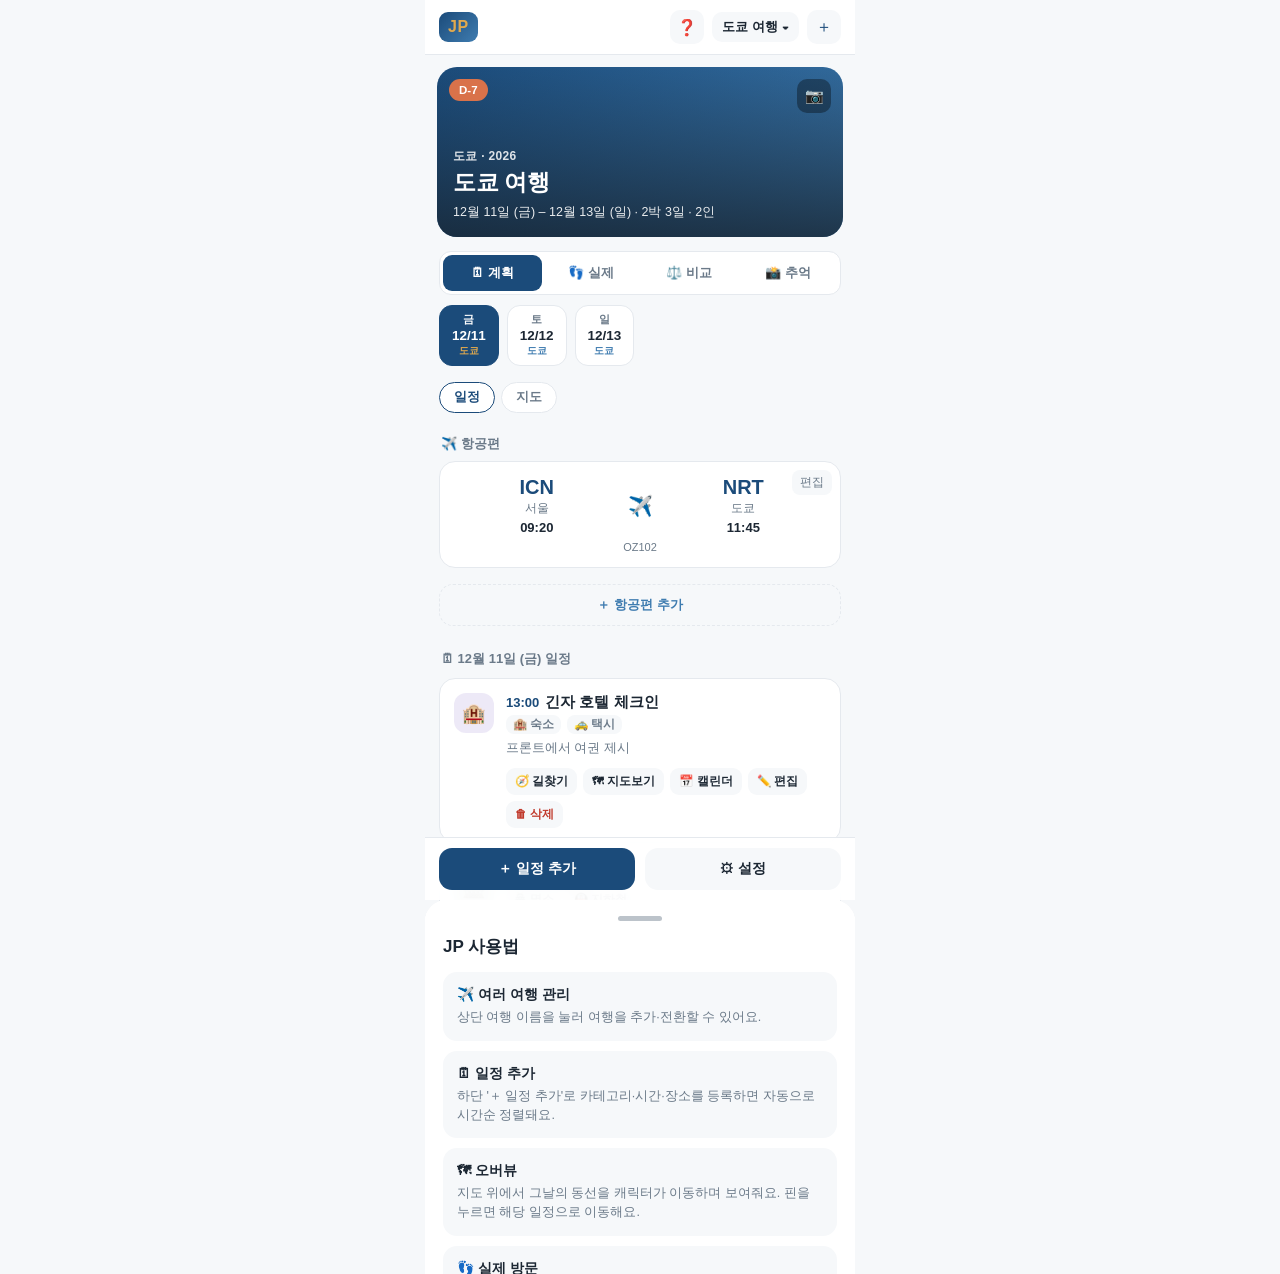
<file: index.html>
<!DOCTYPE html>
<html lang="ko">
<head>
<meta charset="UTF-8">
<meta name="viewport" content="width=device-width, initial-scale=1, viewport-fit=cover, maximum-scale=1">
<title>JP</title>
<meta name="apple-mobile-web-app-capable" content="yes">
<meta name="apple-mobile-web-app-status-bar-style" content="black-translucent">
<meta name="apple-mobile-web-app-title" content="JP">
<meta name="theme-color" content="#1b4b7a" id="themeColorMeta">
<script>
/* 화면 모드를 그리기 전에 적용 (깜빡임 방지). 값은 이 기기에만 저장 */
try{ var tp = localStorage.getItem('jplanner_theme'); if(tp==='light'||tp==='dark') document.documentElement.setAttribute('data-theme', tp); }catch(e){}
</script>
<link rel="apple-touch-icon" href="icons/apple-touch-icon.png">
<link rel="icon" type="image/png" sizes="192x192" href="icons/icon-192.png">
<link rel="manifest" href="manifest.webmanifest">
<link rel="stylesheet" href="css/app.css">
</head>
<body>

<div class="appbar">
  <div class="logo"><span class="logo-mark">JP</span></div>
  <div class="spacer"></div>
  <button class="iconbtn" id="btnHelp">❓</button>
  <button class="tripbtn" id="btnTripName"><span class="name" id="tripNameLabel">여행</span><span>▾</span></button>
  <button class="iconbtn" id="btnNewTrip">＋</button>
</div>

<div class="header" id="header">
  <div class="bgimg" id="headerBg"></div>
  <div class="overlay"></div>
  <button class="camerabtn" id="btnCamera">📷</button>
  <div class="dday" id="ddayBadge">D-0</div>
  <div class="content">
    <div class="label" id="headerLabel">도쿄 · 2026</div>
    <div class="title" id="headerTitle">여행 제목</div>
    <div class="sub" id="headerSub">날짜 정보</div>
  </div>
</div>
<input type="file" id="fileCameraInput" accept="image/*" class="hide">

<div class="pagetabs">
  <button id="tabPlan" class="active">🗓 계획</button>
  <button id="tabActual">👣 실제</button>
  <button id="tabCompare">⚖️ 비교</button>
  <button id="tabMemory">📸 추억</button>
</div>

<div class="daytabs-wrap">
  <div class="daytabs" id="dayTabs"></div>
</div>

<div class="subtabs" id="planSubtabs">
  <button id="tabSchedule" class="on">일정</button>
  <button id="tabOverview">지도</button>
</div>
<div id="pageSchedule" class="page"></div>
<div id="pageOverview" class="page hide">
  <div id="map"></div>
  <div class="ov-panel">
    <div class="ov-progress"><i id="ovProgressBar" style="width:0%"></i></div>
    <div style="font-size:11.5px;color:var(--sub);font-weight:700;margin-bottom:8px;" id="ovProgressLabel">오늘의 여정 0/0</div>
    <div class="ov-current">
      <div class="name" id="ovCurrentName">일정이 없어요</div>
      <div class="meta" id="ovCurrentMeta"></div>
    </div>
    <div class="ov-nav">
      <button id="ovPrev">◀ 이전</button>
      <button class="now" id="ovNow">지금</button>
      <button id="ovNext">다음 ▶</button>
    </div>
  </div>
</div>

<!-- 실제 탭 -->
<div id="pageActual" class="page hide">
  <div id="mapActual" class="mapbox"></div>
  <div class="act-summary" id="actSummary"></div>
  <div id="actList"></div>
  <button class="act-csv" id="btnCsv">💳 가계부 넣기 (CSV)</button>
</div>
<input type="file" id="photoInput" accept="image/*" multiple class="hide">
<input type="file" id="csvInput" accept=".csv,text/csv" class="hide">

<!-- 비교 탭 (6단계) -->
<div id="pageCompare" class="page hide">
  <div class="cmp-trip" id="cmpTrip"></div>
  <div id="mapCompare" class="mapbox"></div>
  <div class="replay hide" id="replayBar">
    <button id="rpPlay">▶</button>
    <button id="rpStop">⏹</button>
    <div class="rp-clock" id="rpClock">--:--</div>
    <div class="rp-legend"><span class="me">● 실제</span><span class="ghost">● 계획(유령)</span></div>
  </div>
  <div id="cmpDay"></div>
</div>

<!-- 추억 탭: 끝난 여행 모아보기 -->
<div id="pageMemory" class="page hide">
  <div class="sectiontitle">📸 지난 여행</div>
  <div id="memoryList"></div>
</div>

<div class="bottombar">
  <button class="addbtn" id="btnAddItem">＋ 일정 추가</button>
  <button class="addbtn hide" id="btnLocate">📍 위치 등록</button>
  <button class="addbtn alt hide" id="btnPhotos">🖼 사진 넣기</button>
  <button class="setbtn" id="btnSettings">⚙ 설정</button>
</div>

<div class="overlay-bg" id="overlayBg"></div>

<!-- 일정 추가/편집 시트 -->
<div class="sheet" id="sheetItem">
  <div class="grip"></div>
  <h3 id="itemSheetTitle">일정 추가</h3>
  <div class="field"><label>카테고리</label><div class="chiprow" id="catChips"></div></div>
  <div class="row2">
    <div class="field"><label>날짜</label><input type="date" id="itDay"></div>
    <div class="field"><label>시간</label><input type="time" id="itTime"></div>
  </div>
  <div class="field"><label>이름</label><input type="text" id="itName" placeholder="예: 츠키지 시장"></div>
  <div class="field placefield"><label>장소 (검색해서 고르면 지도에 표시돼요)</label>
    <input type="text" id="itPlace" placeholder="예: 츠키지 시장, 침사추이" autocomplete="off">
    <div class="place-suggest hide" id="placeSuggest"></div>
    <div class="place-picked hide" id="placePicked"></div>
  </div>
  <div class="field"><label>구글맵 링크 (선택)</label><input type="text" id="itMapUrl" placeholder="https://maps.app.goo.gl/..."></div>
  <div class="field"><label>이동 방법</label><div class="chiprow" id="moveChips"></div></div>
  <div class="field"><label>알람 시간 (선택)</label><input type="time" id="itAlarm"></div>
  <div class="field"><label>첨부파일 (PDF·사진)</label>
    <button class="filebtn" id="btnAttach">＋ 파일 첨부</button>
    <input type="file" id="fileAttachInput" accept="image/*,application/pdf" class="hide" multiple>
    <div class="attachlist" id="attachList"></div>
  </div>
  <div class="field"><label>메모</label><textarea id="itMemo" placeholder="메모를 남겨보세요"></textarea></div>
  <div class="sheetbtns">
    <button class="cancel" id="itCancel">취소</button>
    <button class="del hide" id="itDelete">삭제</button>
    <button class="save" id="itSave">저장</button>
  </div>
</div>

<!-- 방문 편집 시트 -->
<div class="sheet" id="sheetVisit">
  <div class="grip"></div>
  <h3>방문 편집</h3>
  <div class="field"><label>이름</label><input type="text" id="viName" placeholder="예: 빅토리아 피크"></div>
  <div class="row2">
    <div class="field"><label>날짜 (현지)</label><input type="date" id="viDay"></div>
    <div class="field"><label>시간 (현지)</label><input type="time" id="viTime"></div>
  </div>
  <div class="field"><label>시간대 (예: +08:00)</label><input type="text" id="viTz" placeholder="+08:00" inputmode="numbers-and-punctuation"></div>
  <div class="field"><label>사진</label><div class="vi-photos" id="viPhotos"></div></div>
  <div class="field"><label>메모</label><textarea id="viMemo" placeholder="메모를 남겨보세요"></textarea></div>
  <div class="sheetbtns">
    <button class="cancel" id="viCancel">취소</button>
    <button class="del" id="viDelete">삭제</button>
    <button class="save" id="viSave">저장</button>
  </div>
</div>

<!-- 구간 이동수단 시트 -->
<div class="sheet" id="sheetSeg">
  <div class="grip"></div>
  <h3>이동수단</h3>
  <div class="seg-sub" id="segSub"></div>
  <div class="chiprow" id="segChips"></div>
  <div class="sheetbtns"><button class="cancel" id="segClose" style="width:100%;">닫기</button></div>
</div>

<!-- 항공편 시트 -->
<div class="sheet" id="sheetFlight">
  <div class="grip"></div>
  <h3 id="flightSheetTitle">항공편 추가</h3>
  <div class="row2">
    <div class="field"><label>출발 공항코드</label><input type="text" id="flFromCode" maxlength="4" placeholder="ICN"></div>
    <div class="field"><label>도착 공항코드</label><input type="text" id="flToCode" maxlength="4" placeholder="NRT"></div>
  </div>
  <div class="row2">
    <div class="field"><label>출발 도시</label><input type="text" id="flFromCity" placeholder="서울"></div>
    <div class="field"><label>도착 도시</label><input type="text" id="flToCity" placeholder="도쿄"></div>
  </div>
  <div class="row2">
    <div class="field"><label>출발 날짜/시간</label><input type="datetime-local" id="flFromTime"></div>
    <div class="field"><label>도착 날짜/시간</label><input type="datetime-local" id="flToTime"></div>
  </div>
  <div class="field"><label>편명 / 메모</label><input type="text" id="flMeta" placeholder="예: OZ102"></div>
  <div class="sheetbtns">
    <button class="cancel" id="flCancel">취소</button>
    <button class="del hide" id="flDelete">삭제</button>
    <button class="save" id="flSave">저장</button>
  </div>
</div>

<!-- 여행 추가/편집 시트 -->
<div class="sheet" id="sheetTrip">
  <div class="grip"></div>
  <h3 id="tripSheetTitle">새 여행 만들기</h3>
  <div class="field"><label>여행 제목</label><input type="text" id="trTitle" placeholder="예: 도쿄 여행"></div>
  <div class="row2">
    <div class="field"><label>시작일</label><input type="date" id="trStart"></div>
    <div class="field"><label>종료일</label><input type="date" id="trEnd"></div>
  </div>
  <div class="field"><label>부제 (예: 2인)</label><input type="text" id="trNote" placeholder="2인"></div>
  <div class="field"><label>도시 (쉼표로 구분, 방문 순서대로)</label><input type="text" id="trCities" placeholder="도쿄, 하코네"></div>
  <div class="sheetbtns">
    <button class="cancel" id="trCancel">취소</button>
    <button class="del hide" id="trDelete">삭제</button>
    <button class="save" id="trSave">저장</button>
  </div>
</div>

<!-- 내 여행 목록 시트 -->
<div class="sheet" id="sheetTripList">
  <div class="grip"></div>
  <h3>내 여행 목록</h3>
  <div id="tripListWrap"></div>
  <button class="newtripbtn" id="btnGoNewTrip">＋ 새 여행 만들기</button>
  <button class="importtripbtn" id="btnImportTrip">📥 공유받은 여행 가져오기</button>
  <input type="file" id="tripImportInput" accept="application/json,.json" class="hide">
</div>

<!-- 여행 공유 시트 -->
<div class="sheet" id="sheetShare">
  <div class="grip"></div>
  <h3>여행 공유하기</h3>
  <div class="seg-sub" id="shareSub"></div>
  <div class="sharebtns">
    <button id="shareWithPhotos">🖼 사진 포함해서 보내기<span id="shareSizeP"></span></button>
    <button id="shareNoPhotos">📄 사진 없이 보내기<span>일정·방문 기록만</span></button>
  </div>
  <div class="sheetbtns"><button class="cancel" id="shareClose" style="width:100%;">닫기</button></div>
</div>

<!-- 설정 시트 -->
<div class="sheet" id="sheetSettings">
  <div class="grip"></div>
  <h3>설정</h3>
  <div class="setrow"><div class="l">화면 모드</div>
    <div class="seg" id="themeSeg"><button data-theme-pref="auto">자동</button><button data-theme-pref="light">라이트</button><button data-theme-pref="dark">다크</button></div>
  </div>
  <div class="setrow"><div class="l">여행 제목 변경</div><button class="r" id="setTitle">편집</button></div>
  <div class="setrow"><div class="l">배경 사진 변경</div><button class="r" id="setBg">변경</button></div>
  <div class="setrow"><div class="l">알림 권한 요청</div><button class="r" id="setNoti">허용받기</button></div>
  <div class="setrow"><div class="l">백업 내보내기<div class="hint" id="backupInfo"></div></div><button class="r" id="setExport">'파일'에 저장</button></div>
  <div class="setrow"><div class="l">백업 가져오기<div class="hint">지금 데이터가 백업 내용으로 바뀌어요</div></div><button class="r" id="setImport">불러오기</button></div>
  <input type="file" id="importInput" accept="application/json,.json" class="hide">
  <div class="setrow"><div class="l">전체 일정 캘린더(.ics)</div><button class="r" id="setIcs">내보내기</button></div>
  <div class="setrow"><div class="l" style="color:var(--danger);">전체 초기화</div><button class="r" id="setReset" style="color:var(--danger);">초기화</button></div>
</div>

<!-- 사용법 시트 -->
<div class="sheet" id="sheetHelp">
  <div class="grip"></div>
  <h3>JP 사용법</h3>
  <div class="helpcard"><div class="h">✈️ 여러 여행 관리</div><div class="b">상단 여행 이름을 눌러 여행을 추가·전환할 수 있어요.</div></div>
  <div class="helpcard"><div class="h">🗓 일정 추가</div><div class="b">하단 '＋ 일정 추가'로 카테고리·시간·장소를 등록하면 자동으로 시간순 정렬돼요.</div></div>
  <div class="helpcard"><div class="h">🗺 오버뷰</div><div class="b">지도 위에서 그날의 동선을 캐릭터가 이동하며 보여줘요. 핀을 누르면 해당 일정으로 이동해요.</div></div>
  <div class="helpcard"><div class="h">👣 실제 방문</div><div class="b">실제 탭에서 '위치 등록'으로 지금 위치를 남기거나, '사진 넣기'로 여행 사진을 여러 장 넣으면 사진 속 위치·시간으로 방문이 자동으로 만들어져요. 방문 사이를 눌러 이동수단을 고를 수 있어요.</div></div>
  <div class="helpcard"><div class="h">⚖️ 비교</div><div class="b">계획과 실제가 200m 안이면 자동으로 짝지어 계획대로·미방문·즉흥을 보여주고, 여행 전체로 계획파인지 즉흥파인지 알려줘요. ▶ 리플레이를 누르면 실제 캐릭터와 계획 유령 캐릭터가 하루를 따라 움직여요.</div></div>
  <div class="helpcard"><div class="h">⏰ 알람 & 캘린더</div><div class="b">일정마다 알람을 설정하거나, 캘린더(.ics)로 내보내 휴대폰 캘린더에 추가할 수 있어요.</div></div>
  <div class="helpcard"><div class="h">💾 오프라인 저장</div><div class="b">모든 데이터는 이 기기 안에만 저장돼요. 설정 → 백업 내보내기로 아이폰 '파일' 앱에 저장해두세요.</div></div>
  <div class="sheetbtns"><button class="save" id="helpClose" style="width:100%;">확인</button></div>
</div>

<div id="alarmpop"><div class="t" id="alarmText"></div><button id="alarmClose">확인</button></div>
<div id="toastwrap"></div>

<script src="vendor/exifr.lite.umd.js"></script>
<script src="js/config.js"></script>
<script src="js/maps.js"></script>
<script src="js/db.js"></script>
<script src="js/state.js"></script>
<script src="js/util.js"></script>
<script src="js/schedule.js"></script>
<script src="js/sheets.js"></script>
<script src="js/backup.js"></script>
<script src="js/theme.js"></script>
<script src="js/ics.js"></script>
<script src="js/routes.js"></script>
<script src="js/places.js"></script>
<script src="js/overview.js"></script>
<script src="js/visits.js"></script>
<script src="js/expense.js"></script>
<script src="js/actual.js"></script>
<script src="js/compare.js"></script>
<script src="js/memory.js"></script>
<script src="js/share.js"></script>
<script src="js/pwa.js"></script>
<script src="js/alarm.js"></script>
<script src="js/main.js"></script>
</body>
</html>
</file>
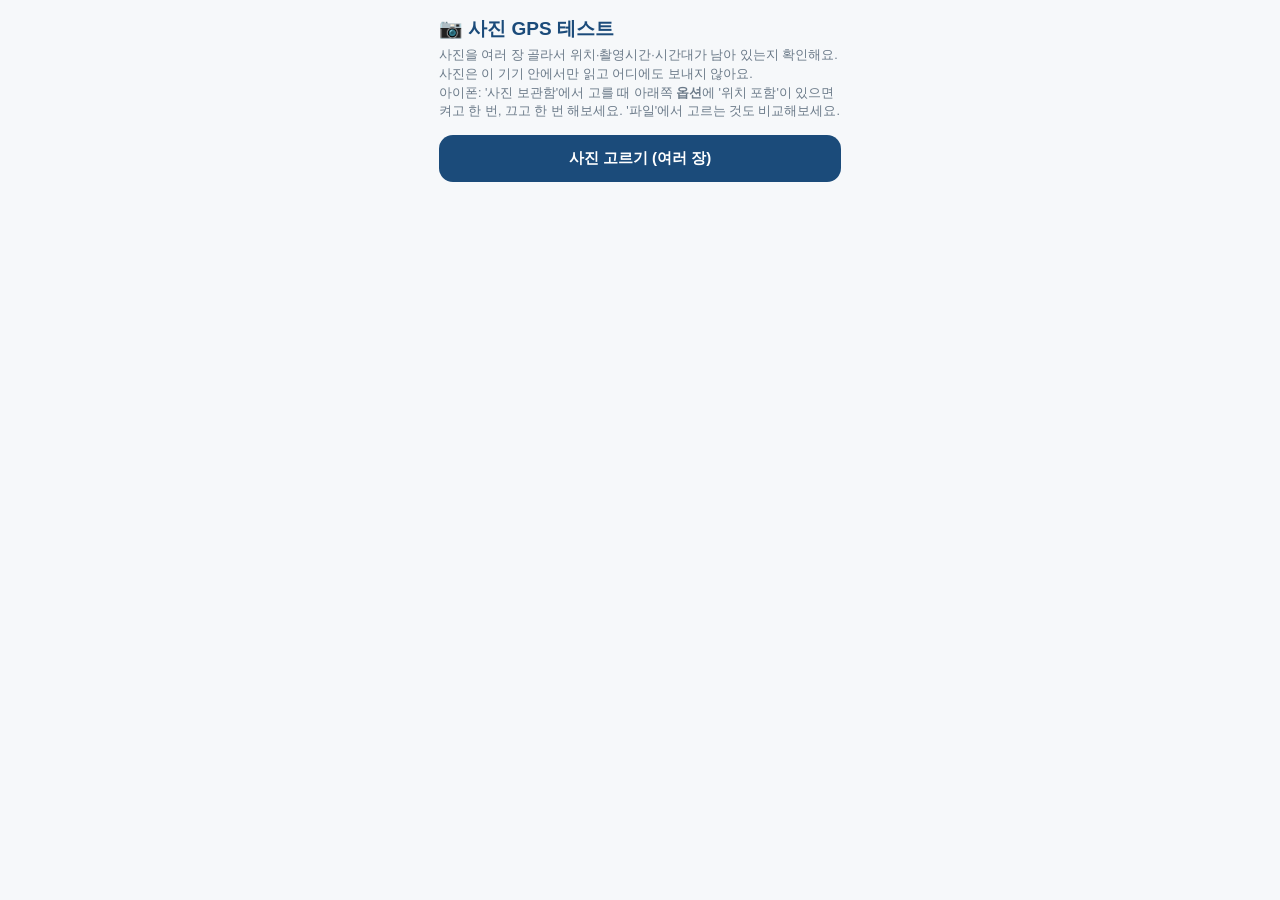
<file: photo-test.html>
<!DOCTYPE html>
<html lang="ko">
<head>
<meta charset="UTF-8">
<meta name="viewport" content="width=device-width, initial-scale=1, viewport-fit=cover">
<title>사진 GPS 테스트 · JP</title>
<script>
try{ var tp = localStorage.getItem('jplanner_theme'); if(tp==='light'||tp==='dark') document.documentElement.setAttribute('data-theme', tp); }catch(e){}
</script>
<link rel="stylesheet" href="css/app.css">
<style>
  body{padding:calc(16px + var(--safe-top)) 14px 40px;}
  h1{font-size:19px;font-weight:800;color:var(--navy);margin-bottom:4px;}
  .lead{font-size:12.5px;color:var(--sub);line-height:1.5;margin-bottom:14px;}
  .pick{display:block;width:100%;padding:14px;border-radius:14px;background:var(--navy);color:#fff;font-weight:800;font-size:15px;text-align:center;}
  .summary{margin:14px 0;padding:12px 14px;border-radius:14px;background:var(--card);border:1px solid var(--border);font-size:13.5px;line-height:1.6;}
  .summary b{color:var(--navy);}
  .ph{display:flex;gap:12px;background:var(--card);border:1px solid var(--border);border-radius:14px;padding:12px;margin-bottom:10px;}
  .ph img{width:72px;height:72px;object-fit:cover;border-radius:10px;flex:0 0 auto;background:var(--bg);}
  .ph .info{flex:1;min-width:0;font-size:12px;line-height:1.55;}
  .ph .n{font-weight:800;font-size:13px;overflow:hidden;text-overflow:ellipsis;white-space:nowrap;}
  .ok{color:#2f9e6f;font-weight:700;} .no{color:var(--danger);font-weight:700;} .mid{color:var(--sub);}
  .ph a{color:var(--navy2);font-weight:700;}
  .groups{font-size:12.5px;line-height:1.6;}
  textarea{width:100%;min-height:140px;margin-top:8px;padding:10px;border:1.5px solid var(--border);border-radius:12px;background:var(--bg);color:var(--ink);font-size:11.5px;font-family:ui-monospace,Menlo,monospace;}
  .row{display:flex;gap:8px;margin-top:8px;}
  .row button{flex:1;padding:11px;border-radius:12px;background:var(--bg);border:1px solid var(--border);font-weight:700;font-size:13px;}
  .sec{font-size:13px;font-weight:800;color:var(--sub);margin:18px 2px 8px;}
</style>
</head>
<body>
<h1>📷 사진 GPS 테스트</h1>
<p class="lead">사진을 여러 장 골라서 위치·촬영시간·시간대가 남아 있는지 확인해요. 사진은 이 기기 안에서만 읽고 어디에도 보내지 않아요.<br>
아이폰: '사진 보관함'에서 고를 때 아래쪽 <b>옵션</b>에 '위치 포함'이 있으면 켜고 한 번, 끄고 한 번 해보세요. '파일'에서 고르는 것도 비교해보세요.</p>

<label class="pick" for="files">사진 고르기 (여러 장)</label>
<input type="file" id="files" accept="image/*" multiple class="hide">

<div class="summary hide" id="summary"></div>
<div id="list"></div>

<div class="sec hide" id="groupsTitle">방문 묶기 미리보기 (100m·30분 이내)</div>
<div class="summary groups hide" id="groups"></div>

<div class="sec hide" id="reportTitle">결과 텍스트 (복사해서 채팅에 붙여주세요)</div>
<textarea id="report" class="hide" readonly></textarea>
<div class="row hide" id="reportBtns"><button id="copyBtn">결과 복사</button></div>

<script src="vendor/exifr.lite.umd.js"></script>
<script>
"use strict";
/* exifr 원시값 그대로 받는다 (reviveValues:false → 촬영시간을 PC 시간대로 바꾸지 않음)
   주의: lite 빌드에서 pick 옵션은 오류가 나서 쓰지 않는다 */
var EXIF_OPTS = {tiff:true, exif:true, gps:true, reviveValues:false, translateValues:false};

function esc(s){ return String(s==null?'':s).replace(/[&<>"']/g, function(c){ return {'&':'&amp;','<':'&lt;','>':'&gt;','"':'&quot;',"'":'&#39;'}[c]; }); }
function pad(n){ return n<10?'0'+n:''+n; }

// 'YYYY:MM:DD HH:MM:SS' → {y,m,d,h,mi,s}
function parseExifDate(s){
  var m = /^(\d{4}):(\d{2}):(\d{2})[ T](\d{2}):(\d{2}):(\d{2})/.exec(s||'');
  return m ? {y:+m[1], mo:+m[2], d:+m[3], h:+m[4], mi:+m[5], s:+m[6]} : null;
}
// GPS 날짜·시각(UTC) → ms
function gpsUtcMs(ds, ts){
  var d = /^(\d{4}):(\d{2}):(\d{2})/.exec(ds||'');
  if(!d || !ts || ts.length<3) return null;
  return Date.UTC(+d[1], +d[2]-1, +d[3], +ts[0], +ts[1], Math.floor(+ts[2]));
}
// 시간대 문자열(+08:00) → 분
function offsetMin(s){
  var m = /^([+-])(\d{2}):(\d{2})$/.exec(s||'');
  return m ? (m[1]==='-'?-1:1)*(+m[2]*60 + +m[3]) : null;
}
function fmtOffset(min){
  var sign = min<0?'-':'+'; min=Math.abs(min);
  return sign+pad(Math.floor(min/60))+':'+pad(min%60);
}
function distM(a, b){
  var R=6371000, r=Math.PI/180, dLat=(b.lat-a.lat)*r, dLng=(b.lng-a.lng)*r;
  var s=Math.sin(dLat/2)*Math.sin(dLat/2)+Math.cos(a.lat*r)*Math.cos(b.lat*r)*Math.sin(dLng/2)*Math.sin(dLng/2);
  return 2*R*Math.asin(Math.min(1,Math.sqrt(s)));
}

async function readOne(file){
  var r = {name:file.name, type:file.type||'(없음)', sizeKB:Math.round(file.size/1024), url:URL.createObjectURL(file)};
  try{
    var t = await exifr.parse(file, EXIF_OPTS) || {};
    r.exif = Object.keys(t).length>0;
    r.camera = [t.Make, t.Model].filter(Boolean).join(' ');
    r.taken = t.DateTimeOriginal || t.CreateDate || '';
    var off = t.OffsetTimeOriginal || t.OffsetTime || '';
    r.offsetSrc = off ? 'EXIF' : '';
    // EXIF에 시간대가 없으면 GPS 시각(UTC)과 촬영시각(현지)의 차이로 추정
    var local = parseExifDate(r.taken);
    var utc = gpsUtcMs(t.GPSDateStamp, t.GPSTimeStamp);
    if(!off && local && utc!=null){
      var localMs = Date.UTC(local.y, local.mo-1, local.d, local.h, local.mi, local.s);
      var diff = Math.round((localMs-utc)/60000/15)*15; // 15분 단위로 반올림
      if(Math.abs(diff)<=14*60){ off = fmtOffset(diff); r.offsetSrc = 'GPS 시각으로 추정'; }
    }
    r.offset = off;
    if(typeof t.latitude==='number' && typeof t.longitude==='number'){ r.lat = t.latitude; r.lng = t.longitude; }
    // 촬영 시각을 UTC ms로 (묶기 계산용)
    if(local){
      var om = offsetMin(off);
      r.ms = Date.UTC(local.y, local.mo-1, local.d, local.h, local.mi, local.s) - (om==null?0:om*60000);
    }
  }catch(e){
    r.error = (e && e.message) || String(e);
  }
  return r;
}

function cardHtml(r){
  var gps = r.lat!=null
    ? '<span class="ok">GPS 있음</span> '+r.lat.toFixed(5)+', '+r.lng.toFixed(5)+' · <a href="https://www.google.com/maps/search/?api=1&query='+r.lat+','+r.lng+'" target="_blank" rel="noopener">지도</a>'
    : '<span class="no">GPS 없음</span>';
  return '<div class="ph"><img src="'+esc(r.url)+'" alt=""><div class="info">'+
    '<div class="n">'+esc(r.name)+'</div>'+
    '<div class="mid">'+esc(r.type)+' · '+r.sizeKB+'KB'+(r.camera?' · '+esc(r.camera):'')+'</div>'+
    (r.error ? '<div class="no">읽기 실패: '+esc(r.error)+'</div>' :
      '<div>'+gps+'</div>'+
      '<div>촬영: '+(r.taken ? esc(r.taken) : '<span class="no">없음</span>')+'</div>'+
      '<div>시간대: '+(r.offset ? esc(r.offset)+' <span class="mid">('+esc(r.offsetSrc)+')</span>' : '<span class="no">없음</span>')+'</div>')+
  '</div></div>';
}

// 5단계 방문 묶기 규칙 미리보기: 시간순으로 앞 사진과 100m·30분 이내면 같은 방문
function groupVisits(rows){
  var pts = rows.filter(function(r){ return r.lat!=null && r.ms!=null; }).sort(function(a,b){ return a.ms-b.ms; });
  var groups = [];
  pts.forEach(function(p){
    var g = groups[groups.length-1];
    var last = g && g[g.length-1];
    if(last && distM(last,p)<=100 && (p.ms-last.ms)<=30*60000) g.push(p); else groups.push([p]);
  });
  return groups;
}

function buildReport(rows){
  var ua = navigator.userAgent;
  var lines = ['[JP 사진 GPS 테스트]', '브라우저: '+ua, '사진 '+rows.length+'장'];
  rows.forEach(function(r, i){
    lines.push((i+1)+'. '+r.name+' | '+r.type+' | '+r.sizeKB+'KB | GPS '+(r.lat!=null?'O':'X')+
      ' | 촬영 '+(r.taken||'-')+' | 시간대 '+(r.offset?r.offset+'('+r.offsetSrc+')':'-')+(r.error?' | 오류 '+r.error:''));
  });
  return lines.join('\n');
}

document.getElementById('files').addEventListener('change', async function(e){
  var files = Array.from(e.target.files||[]);
  if(!files.length) return;
  var list = document.getElementById('list');
  list.innerHTML = '<div class="summary">읽는 중… ('+files.length+'장)</div>';
  var rows = [];
  for(var i=0;i<files.length;i++) rows.push(await readOne(files[i]));
  e.target.value='';

  var withGps = rows.filter(function(r){ return r.lat!=null; }).length;
  var withTime = rows.filter(function(r){ return r.taken; }).length;
  var withOff = rows.filter(function(r){ return r.offset; }).length;
  var sum = document.getElementById('summary');
  sum.innerHTML = '사진 <b>'+rows.length+'</b>장 · GPS <b>'+withGps+'</b>장 · 촬영시간 <b>'+withTime+'</b>장 · 시간대 <b>'+withOff+'</b>장'+
    (withGps<rows.length ? '<br><span class="no">위치가 빠진 사진이 있어요. 고를 때 옵션의 \'위치 포함\'을 확인해보세요.</span>' : '');
  sum.classList.remove('hide');
  list.innerHTML = rows.map(cardHtml).join('');

  var groups = groupVisits(rows);
  var gEl = document.getElementById('groups');
  gEl.innerHTML = groups.length ? groups.map(function(g, i){
    return '방문 '+(i+1)+': 사진 '+g.length+'장 · '+esc(g[0].taken)+(g.length>1?' ~ '+esc(g[g.length-1].taken.slice(11)):'');
  }).join('<br>') : '<span class="mid">GPS와 촬영시간이 모두 있는 사진이 없어요</span>';
  ['groupsTitle','groups','reportTitle','report','reportBtns'].forEach(function(id){ document.getElementById(id).classList.remove('hide'); });
  document.getElementById('report').value = buildReport(rows);
});

// 복사: http(내부망)에서는 clipboard API가 막혀 있어서 선택+execCommand로 대신
document.getElementById('copyBtn').addEventListener('click', function(){
  var ta = document.getElementById('report');
  var done = function(){ document.getElementById('copyBtn').textContent = '복사했어요'; };
  if(navigator.clipboard && window.isSecureContext){ navigator.clipboard.writeText(ta.value).then(done); return; }
  ta.focus(); ta.select(); ta.setSelectionRange(0, ta.value.length);
  try{ if(document.execCommand('copy')) done(); }catch(err){}
});
</script>
</body>
</html>
</file>
<file: css/app.css>
:root{
  --navy:#1b4b7a; --navy2:#3f7cb0; --accent:#d9724a; --gold:#e0a94e;
  --bg:#f6f8fa; --card:#ffffff; --border:#e5e9ee; --ink:#1c2733; --sub:#6b7a89;
  --safe-top:env(safe-area-inset-top,0px); --safe-bottom:env(safe-area-inset-bottom,0px);
  /* 테마별로 바뀌는 보조 토큰 */
  --bar:rgba(255,255,255,.92); --accent-soft:#fdecdf; --danger:#c0392b; --danger-soft:#fdeceb; --active-soft:#eef4fa;
  --hdr1:#1b4b7a; --hdr2:#3f7cb0; --hdr-overlay:rgba(27,75,122,.15);
  --pin-label:#1b4b7a; --chip-city:#e0a94e; --route:#1b4b7a; --route-rest:#9aa7b2; --actual:#d9724a;
  color-scheme:light;
}
/* 다크: 기프티콘함 다크 톤(따뜻한 베이지·브라운) + 주황 포인트.
   설정 '자동'이면 아이폰 설정을 따르고, '라이트/다크'를 고르면 html[data-theme]로 고정 */
:root[data-theme="dark"]{
  --navy:#d9724a; --navy2:#c9a27a; --accent:#d9724a; --gold:#e0a94e;
  --bg:#141210; --card:#1F1C19; --border:#2E2A26; --ink:#F3EEE8; --sub:#A39A90;
  --bar:rgba(20,18,16,.92); --accent-soft:#3a2418; --danger:#ff8a7a; --danger-soft:#2A1A18; --active-soft:#2a211b;
  --hdr1:#3b2a1f; --hdr2:#6a4a33; --hdr-overlay:rgba(40,25,15,.2);
  --pin-label:#3a2c22; --chip-city:#fff3e6; --route:#e08a5f; --route-rest:#7d7268; --actual:#e0a94e;
  color-scheme:dark;
}
@media (prefers-color-scheme: dark){
  :root:not([data-theme="light"]){
    --navy:#d9724a; --navy2:#c9a27a; --accent:#d9724a; --gold:#e0a94e;
    --bg:#141210; --card:#1F1C19; --border:#2E2A26; --ink:#F3EEE8; --sub:#A39A90;
    --bar:rgba(20,18,16,.92); --accent-soft:#3a2418; --danger:#ff8a7a; --danger-soft:#2A1A18; --active-soft:#2a211b;
    --hdr1:#3b2a1f; --hdr2:#6a4a33; --hdr-overlay:rgba(40,25,15,.2);
    --pin-label:#3a2c22; --chip-city:#fff3e6; --route:#e08a5f; --route-rest:#7d7268; --actual:#e0a94e;
    color-scheme:dark;
  }
}
*{box-sizing:border-box; -webkit-tap-highlight-color:transparent;}
html,body{margin:0;padding:0;background:var(--bg);color:var(--ink);
  font-family:-apple-system,BlinkMacSystemFont,"Apple SD Gothic Neo","Noto Sans KR",sans-serif;
  overscroll-behavior-y:none;}
body{max-width:430px;margin:0 auto;min-height:100vh;position:relative;padding-bottom:calc(76px + var(--safe-bottom));}
button{font-family:inherit;cursor:pointer;border:none;background:none;color:inherit;}
button:active{transform:scale(0.96);}
input,select,textarea{font-family:inherit;font-size:15px;}
h1,h2,h3,p{margin:0;}
.hide{display:none !important;}

/* App bar */
.appbar{position:sticky;top:0;z-index:40;background:var(--bar);backdrop-filter:blur(10px);
  padding:calc(10px + var(--safe-top)) 14px 10px;display:flex;align-items:center;gap:8px;
  border-bottom:1px solid var(--border);}
.appbar .logo{font-weight:800;color:var(--navy);font-size:17px;letter-spacing:-0.3px;}
/* JP 로고: 앱 아이콘과 같은 남색 배지 + 금색 글자 */
.appbar .logo-mark{display:inline-flex;align-items:center;justify-content:center;height:30px;padding:0 9px;border-radius:9px;
  background:linear-gradient(135deg,#1b4b7a,#3f7cb0);color:#e0a94e;font-size:16px;font-weight:900;letter-spacing:.5px;}
.appbar .spacer{flex:1;}
.iconbtn{width:34px;height:34px;border-radius:10px;display:flex;align-items:center;justify-content:center;
  background:var(--bg);font-size:16px;color:var(--navy);}
.tripbtn{display:flex;align-items:center;gap:4px;padding:6px 10px;border-radius:10px;background:var(--bg);
  font-size:13px;font-weight:600;color:var(--ink);max-width:130px;}
.tripbtn span.name{overflow:hidden;text-overflow:ellipsis;white-space:nowrap;}

/* Header */
.header{position:relative;margin:12px 12px 0;border-radius:20px;overflow:hidden;min-height:170px;
  background:linear-gradient(135deg,var(--hdr1),var(--hdr2));display:flex;flex-direction:column;justify-content:flex-end;padding:16px;color:#fff;}
.header .bgimg{position:absolute;inset:0;background-size:cover;background-position:center;}
.header .overlay{position:absolute;inset:0;background:linear-gradient(180deg,var(--hdr-overlay),rgba(20,30,40,.75));}
.header .content{position:relative;z-index:2;}
.header .camerabtn{position:absolute;top:12px;right:12px;z-index:3;width:34px;height:34px;border-radius:10px;
  background:rgba(0,0,0,.35);display:flex;align-items:center;justify-content:center;font-size:15px;color:#fff;}
.header .label{font-size:12px;opacity:.85;font-weight:600;letter-spacing:.3px;}
.header .title{font-size:23px;font-weight:800;margin-top:2px;letter-spacing:-0.4px;}
.header .sub{font-size:12.5px;opacity:.9;margin-top:6px;}
.header .dday{position:absolute;top:12px;left:12px;z-index:3;background:var(--accent);color:#fff;font-size:11.5px;
  font-weight:800;padding:5px 10px;border-radius:20px;}

/* Page tabs */
.pagetabs{display:flex;margin:14px 14px 0;background:var(--card);border:1px solid var(--border);border-radius:12px;padding:3px;}
.pagetabs button{flex:1;padding:9px 0;border-radius:9px;font-size:14px;font-weight:700;color:var(--sub);}
.pagetabs button.active{background:var(--navy);color:#fff;}

/* Day tabs */
.daytabs-wrap{position:sticky;top:56px;z-index:30;background:var(--bg);padding:10px 0 6px;}
.daytabs{display:flex;gap:8px;overflow-x:auto;padding:0 14px;scrollbar-width:none;}
.daytabs::-webkit-scrollbar{display:none;}
.daychip{flex:0 0 auto;background:var(--card);border:1px solid var(--border);border-radius:13px;padding:7px 12px;text-align:center;min-width:52px;}
.daychip .dow{font-size:10.5px;color:var(--sub);font-weight:700;}
.daychip .md{font-size:13.5px;font-weight:800;margin-top:1px;}
.daychip .city{font-size:9.5px;color:var(--navy2);font-weight:700;margin-top:2px;}
.daychip.active{background:var(--navy);border-color:var(--navy);}
.daychip.active .dow,.daychip.active .md{color:#fff;}
.daychip.active .city{color:var(--chip-city);}

.page{padding:6px 14px 20px;}

/* Flight card */
.flightcard{background:var(--card);border:1px solid var(--border);border-radius:16px;padding:14px;margin:8px 0;}
.flightcard .row{display:flex;align-items:center;justify-content:space-between;}
.flightcard .side{flex:1;text-align:center;}
.flightcard .code{font-size:20px;font-weight:800;color:var(--navy);}
.flightcard .city{font-size:11.5px;color:var(--sub);margin-top:2px;}
.flightcard .time{font-size:13px;font-weight:700;margin-top:4px;}
.flightcard .mid{padding:0 8px;color:var(--navy2);font-size:20px;}
.flightcard .meta{font-size:11px;color:var(--sub);text-align:center;margin-top:6px;}
.flight-item{position:relative;}
.flight-item .editx{position:absolute;top:8px;right:8px;font-size:12px;color:var(--sub);padding:4px 8px;background:var(--bg);border-radius:8px;}
.addflightbtn{width:100%;padding:11px;border:1.5px dashed var(--border);border-radius:14px;color:var(--navy2);font-weight:700;font-size:13px;margin:8px 0;}

/* section title */
.sectiontitle{font-size:13px;font-weight:800;color:var(--sub);margin:16px 2px 8px;display:flex;align-items:center;gap:6px;}

/* docs */
.doclist{display:flex;flex-direction:column;gap:6px;}
.docitem{display:flex;align-items:center;gap:10px;background:var(--card);border:1px solid var(--border);border-radius:12px;padding:10px 12px;}
.docitem .ico{font-size:16px;}
.docitem .t{flex:1;min-width:0;}
.docitem .t .n{font-size:13px;font-weight:700;overflow:hidden;text-overflow:ellipsis;white-space:nowrap;}
.docitem .t .m{font-size:11px;color:var(--sub);}

/* item cards */
.itemcard{background:var(--card);border:1px solid var(--border);border-radius:16px;padding:14px;margin:10px 0;display:flex;gap:12px;
  transition:box-shadow .25s, transform .25s;}
.itemcard.flash{box-shadow:0 0 0 3px var(--gold);transform:translateY(-2px);}
.itemcard .cico{width:40px;height:40px;border-radius:12px;display:flex;align-items:center;justify-content:center;font-size:19px;flex:0 0 auto;}
.itemcard .body{flex:1;min-width:0;}
.itemcard .top{display:flex;align-items:center;gap:6px;flex-wrap:wrap;}
.itemcard .time{font-size:13px;font-weight:800;color:var(--navy);}
.itemcard .name{font-size:15px;font-weight:800;}
.itemcard .alarm{font-size:10.5px;background:var(--accent-soft);color:var(--accent);padding:2px 6px;border-radius:8px;font-weight:700;}
.itemcard .tags{margin-top:3px;font-size:11.5px;color:var(--sub);display:flex;gap:6px;flex-wrap:wrap;}
.itemcard .tag{background:var(--bg);padding:2px 7px;border-radius:8px;font-weight:600;}
.itemcard .memo{margin-top:6px;font-size:12.5px;color:var(--sub);line-height:1.4;}
.itemcard .btns{display:flex;gap:6px;flex-wrap:wrap;margin-top:10px;}
.itemcard .btns button{font-size:11.5px;font-weight:700;padding:6px 9px;border-radius:9px;background:var(--bg);color:var(--ink);}
.itemcard .btns button.danger{color:var(--danger);}
.emptyday{text-align:center;color:var(--sub);font-size:13px;padding:40px 0;}

/* bottom bar */
.bottombar{position:fixed;left:50%;transform:translateX(-50%);bottom:0;width:100%;max-width:430px;
  background:var(--bar);backdrop-filter:blur(10px);border-top:1px solid var(--border);
  padding:10px 14px calc(10px + var(--safe-bottom));display:flex;gap:10px;z-index:35;}
.bottombar button{flex:1;padding:12px;border-radius:13px;font-weight:800;font-size:14px;}
.bottombar .addbtn{background:var(--navy);color:#fff;}
.bottombar .setbtn{background:var(--bg);color:var(--ink);}

/* overview page */
#map,.mapbox{width:100%;height:calc(100vh - 300px);min-height:340px;border-radius:16px;overflow:hidden;margin-top:8px;border:1px solid var(--border);}
.pin-label{background:var(--pin-label);color:#fff;font-size:11px;font-weight:800;padding:2px 7px;border-radius:8px;white-space:nowrap;box-shadow:0 2px 6px rgba(0,0,0,.25);}
.pin-num{background:var(--accent);color:#fff;width:26px;height:26px;border-radius:50% 50% 50% 0;display:flex;align-items:center;justify-content:center;
  font-size:12px;font-weight:800;transform:rotate(45deg);box-shadow:0 2px 5px rgba(0,0,0,.3);border:2px solid #fff;}
.pin-num span{transform:rotate(-45deg);}
.ov-panel{background:var(--card);border:1px solid var(--border);border-radius:16px;padding:14px;margin-top:10px;}
.ov-progress{height:6px;background:var(--border);border-radius:6px;overflow:hidden;margin-bottom:10px;}
.ov-progress i{display:block;height:100%;background:var(--gold);}
.ov-current .name{font-size:15px;font-weight:800;}
.ov-current .meta{font-size:12px;color:var(--sub);margin-top:3px;}
.ov-nav{display:flex;gap:8px;margin-top:12px;}
.ov-nav button{flex:1;padding:10px;border-radius:11px;background:var(--bg);font-weight:800;font-size:13px;}
.ov-nav button.now{background:var(--navy);color:#fff;}

/* sheets */
.overlay-bg{position:fixed;inset:0;background:rgba(15,25,35,.45);z-index:60;opacity:0;pointer-events:none;transition:opacity .25s;}
.overlay-bg.show{opacity:1;pointer-events:auto;}
.sheet{position:fixed;left:50%;transform:translate(-50%,100%);bottom:0;width:100%;max-width:430px;
  background:var(--card);border-radius:22px 22px 0 0;z-index:61;max-height:88vh;overflow-y:auto;
  padding:10px 18px calc(24px + var(--safe-bottom));transition:transform .3s cubic-bezier(.32,.72,0,1);}
.sheet.show{transform:translate(-50%,0);}
.sheet .grip{width:44px;height:5px;background:var(--sub);opacity:.45;border-radius:4px;margin:6px auto 14px;position:relative;}
.sheet .grip::before{content:'';position:absolute;left:-60px;right:-60px;top:-14px;bottom:-14px;} /* 손가락 닿는 범위 */
.sheet.dragging{transition:none;}
.sheet h3{font-size:17px;font-weight:800;margin-bottom:14px;}
.field{margin-bottom:14px;}
.field label{font-size:12.5px;font-weight:700;color:var(--sub);display:block;margin-bottom:6px;}
.field input,.field textarea,.field select{width:100%;padding:11px 12px;border:1.5px solid var(--border);border-radius:12px;background:var(--bg);}
.field textarea{resize:vertical;min-height:60px;}
.row2{display:flex;gap:10px;}
.row2>.field{flex:1;}
.chiprow{display:flex;gap:7px;flex-wrap:wrap;}
.chip{padding:8px 12px;border-radius:11px;background:var(--bg);border:1.5px solid var(--border);font-size:13px;font-weight:700;}
.chip.on{background:var(--navy);border-color:var(--navy);color:#fff;}
.sheetbtns{display:flex;gap:10px;margin-top:6px;}
.sheetbtns button{flex:1;padding:13px;border-radius:13px;font-weight:800;font-size:14.5px;}
.sheetbtns .save{background:var(--navy);color:#fff;}
.sheetbtns .del{background:var(--danger-soft);color:var(--danger);}
.sheetbtns .cancel{background:var(--bg);}
.filebtn{padding:10px 12px;border:1.5px dashed var(--border);border-radius:12px;text-align:center;font-size:13px;color:var(--navy2);font-weight:700;}
.attachlist{margin-top:8px;display:flex;flex-direction:column;gap:6px;}
.attachlist .a{display:flex;align-items:center;gap:8px;background:var(--bg);padding:7px 10px;border-radius:10px;font-size:12px;}
.attachlist .a .x{margin-left:auto;color:var(--danger);font-weight:800;}

/* trip list */
.triprow{display:flex;align-items:center;gap:10px;padding:12px;border:1.5px solid var(--border);border-radius:14px;margin-bottom:8px;}
.triprow.active{border-color:var(--navy);background:var(--active-soft);}
.triprow .info{flex:1;min-width:0;}
.triprow .t{font-weight:800;font-size:14px;}
.triprow .d{font-size:11.5px;color:var(--sub);margin-top:2px;}
.triprow .ck{width:20px;height:20px;border-radius:50%;border:2px solid var(--border);flex:0 0 auto;}
.triprow.active .ck{background:var(--navy);border-color:var(--navy);}
.triprow .tbtn{font-size:11.5px;padding:6px 8px;border-radius:8px;background:var(--bg);}
.newtripbtn{width:100%;padding:12px;border-radius:13px;background:var(--navy);color:#fff;font-weight:800;margin-top:6px;}

/* settings/help */
.setrow{display:flex;align-items:center;justify-content:space-between;padding:13px 2px;border-bottom:1px solid var(--border);}
.setrow:last-child{border-bottom:none;}
.setrow .l{font-size:14px;font-weight:700;}
.setrow .r{font-size:12.5px;color:var(--navy2);font-weight:700;flex:0 0 auto;}
.setrow .hint{font-size:11.5px;font-weight:500;color:var(--sub);margin-top:2px;}
.helpcard{background:var(--bg);border-radius:14px;padding:14px;margin-bottom:10px;}
.helpcard .h{font-weight:800;font-size:14px;margin-bottom:4px;}
.helpcard .b{font-size:12.5px;color:var(--sub);line-height:1.5;}

/* toast */
#toastwrap{position:fixed;left:50%;bottom:90px;transform:translateX(-50%);z-index:90;display:flex;flex-direction:column;gap:8px;align-items:center;}
.toast{background:rgba(20,30,40,.92);color:#fff;font-size:13px;font-weight:600;padding:10px 16px;border-radius:12px;
  animation:toastin .25s ease, toastout .25s ease 2.1s forwards;}
@keyframes toastin{from{opacity:0;transform:translateY(8px);}to{opacity:1;transform:translateY(0);}}
@keyframes toastout{to{opacity:0;transform:translateY(-6px);}}

/* alarm popup */
#alarmpop{position:fixed;top:calc(10px + var(--safe-top));left:50%;transform:translateX(-50%) translateY(calc(-100% - 40px - var(--safe-top)));visibility:hidden;width:92%;max-width:400px;
  background:var(--accent);color:#fff;border-radius:16px;padding:14px 16px;z-index:99;display:flex;align-items:center;gap:10px;
  box-shadow:0 8px 24px rgba(0,0,0,.25);transition:transform .35s cubic-bezier(.32,.72,0,1), visibility 0s linear .35s;}
#alarmpop.show{transform:translateX(-50%) translateY(0);visibility:visible;transition:transform .35s cubic-bezier(.32,.72,0,1), visibility 0s;}
#alarmpop .t{flex:1;font-size:13.5px;font-weight:700;}
#alarmpop button{background:rgba(255,255,255,.25);padding:6px 10px;border-radius:9px;font-size:12px;font-weight:700;}

/* character walking svg */
.chwrap{transform-origin:center bottom;}
.leg{transform-origin:top center;}
.walk .leg1{animation:legswing .5s infinite alternate ease-in-out;}
.walk .leg2{animation:legswing .5s infinite alternate-reverse ease-in-out;}
@keyframes legswing{from{transform:rotate(-18deg);}to{transform:rotate(18deg);}}

/* 지도 안쪽 레이어가 상단바·하단바·시트 위로 올라오지 않게 가둔다 */
#map,.mapbox{position:relative;z-index:0;isolation:isolate;background:var(--card);}
#mapActual{height:42vh;min-height:260px;}
.map-msg{height:100%;display:flex;align-items:center;justify-content:center;text-align:center;padding:24px;font-size:13px;color:var(--sub);line-height:1.5;}
/* 핀: 아래 가운데가 좌표. 라벨은 핀 오른쪽 아래 */
.pin-wrap{position:relative;width:26px;height:26px;}
.pin-wrap .pin-label{position:absolute;left:29px;top:34px;}
.char-wrap{width:34px;height:34px;transform:translateY(4px);}

/* 장소 검색 */
.placefield{position:relative;}
.place-suggest{margin-top:6px;border:1.5px solid var(--border);border-radius:12px;background:var(--card);overflow:hidden;}
.place-suggest .sg{display:block;width:100%;text-align:left;padding:10px 12px;border-bottom:1px solid var(--border);}
.place-suggest .sg:last-child{border-bottom:none;}
.place-suggest .sg:active{transform:none;background:var(--bg);}
.place-suggest .sg b{display:block;font-size:13.5px;}
.place-suggest .sg span{display:block;font-size:11.5px;color:var(--sub);margin-top:2px;}
.place-picked{margin-top:6px;font-size:12px;color:var(--navy2);background:var(--bg);padding:7px 10px;border-radius:10px;}
.place-picked span{display:block;color:var(--sub);margin-top:2px;}

/* 화면 모드 선택 */
.seg{display:flex;background:var(--bg);border:1px solid var(--border);border-radius:10px;padding:2px;gap:2px;}
.seg button{padding:6px 10px;border-radius:8px;font-size:12.5px;font-weight:700;color:var(--sub);}
.seg button.on{background:var(--navy);color:#fff;}

/* 계획 안의 일정/지도 전환 */
.subtabs{display:flex;gap:6px;margin:10px 14px 0;}
.subtabs button{padding:6px 14px;border-radius:20px;font-size:12.5px;font-weight:700;color:var(--sub);background:var(--card);border:1px solid var(--border);}
.subtabs button.on{color:var(--navy);border-color:var(--navy);}
.bottombar .addbtn.alt{background:var(--accent);}

/* 실제 탭 */
.act-summary{font-size:12.5px;color:var(--sub);margin:10px 2px 4px;}
.act-summary b{color:var(--ink);}
.visitcard{background:var(--card);border:1px solid var(--border);border-radius:16px;padding:12px 14px;display:flex;gap:12px;transition:box-shadow .25s;}
.visitcard.flash{box-shadow:0 0 0 3px var(--gold);}
.visitcard .vnum{width:28px;height:28px;border-radius:50%;background:var(--actual);color:#fff;font-weight:800;font-size:13px;display:flex;align-items:center;justify-content:center;flex:0 0 auto;}
.visitcard .body{flex:1;min-width:0;}
.visitcard .top{display:flex;align-items:baseline;gap:6px;flex-wrap:wrap;}
.visitcard .time{font-size:13px;font-weight:800;color:var(--navy);}
.visitcard .tz{font-size:10.5px;color:var(--sub);font-weight:700;}
.visitcard .name{font-size:15px;font-weight:800;}
.visitcard .meta{font-size:11.5px;color:var(--sub);margin-top:2px;}
.visitcard .meta .noloc{color:var(--danger);}
.visitcard .spends{margin-top:6px;display:flex;flex-direction:column;gap:3px;}
.visitcard .spend{display:flex;justify-content:space-between;gap:8px;font-size:12.5px;}
.visitcard .spend .t{color:var(--ink);min-width:0;overflow:hidden;text-overflow:ellipsis;white-space:nowrap;}
.visitcard .spend .a{color:var(--sub);flex-shrink:0;font-variant-numeric:tabular-nums;}
.act-csv{display:block;width:100%;margin:12px 0 8px;padding:11px;border-radius:12px;border:1px dashed var(--border);background:transparent;color:var(--sub);font-size:13.5px;font-weight:600;}
.visitcard .memo{margin-top:6px;font-size:12.5px;color:var(--sub);}
.visitcard .thumbs{display:flex;gap:6px;margin-top:8px;flex-wrap:wrap;align-items:center;}
.visitcard .thumbs img{width:54px;height:54px;object-fit:cover;border-radius:9px;background:var(--bg);}
.visitcard .thumbs .more{font-size:12px;font-weight:800;color:var(--sub);}
.visitcard .btns{margin-top:8px;}
.visitcard .btns button{font-size:11.5px;font-weight:700;padding:6px 9px;border-radius:9px;background:var(--bg);}
.segrow{display:flex;align-items:center;gap:10px;width:100%;padding:4px 0 4px 26px;}
.segrow .line{width:2px;height:28px;background:var(--border);}
.segrow .lbl{font-size:12px;font-weight:700;color:var(--navy2);background:var(--card);border:1px dashed var(--border);padding:5px 10px;border-radius:12px;}
.segrow:active{transform:none;}
.seg-sub{font-size:12.5px;color:var(--sub);margin:-6px 0 12px;}
.vi-photos{display:flex;gap:8px;flex-wrap:wrap;}
.vi-photos .vp{position:relative;}
.vi-photos img{width:64px;height:64px;object-fit:cover;border-radius:10px;}
.vi-photos button{position:absolute;top:-6px;right:-6px;width:22px;height:22px;border-radius:50%;background:var(--danger);color:#fff;font-size:11px;font-weight:800;}
.vi-photos .hint{font-size:12px;color:var(--sub);}
.pin-wrap.actual .pin-num{background:var(--actual);}

/* 비교 탭 */
.cmp-trip{background:var(--card);border:1px solid var(--border);border-radius:16px;padding:14px;margin:10px 0;}
.cmp-title{font-size:13px;color:var(--sub);font-weight:700;}
.cmp-title b{color:var(--ink);}
.cmp-bar{display:flex;height:12px;border-radius:8px;overflow:hidden;margin:10px 0 6px;background:var(--border);}
.cmp-bar i{display:block;height:100%;}
.cmp-bar .p,.cmp-legend .p::before{background:var(--route);}
.cmp-bar .f,.cmp-legend .f::before{background:var(--actual);}
.cmp-legend{display:flex;justify-content:space-between;font-size:12px;font-weight:800;}
.cmp-legend span::before{content:'';display:inline-block;width:8px;height:8px;border-radius:50%;margin-right:5px;}
.cmp-sub{font-size:11.5px;color:var(--sub);margin-top:6px;}
.replay{display:flex;align-items:center;gap:8px;background:var(--card);border:1px solid var(--border);border-radius:14px;padding:8px 10px;margin-top:8px;}
.replay button{width:38px;height:38px;border-radius:11px;background:var(--navy);color:#fff;font-size:15px;}
.replay #rpStop{background:var(--bg);color:var(--ink);}
.rp-clock{font-size:18px;font-weight:800;font-variant-numeric:tabular-nums;min-width:58px;}
.rp-legend{margin-left:auto;display:flex;flex-direction:column;font-size:11px;font-weight:700;}
.rp-legend .me{color:var(--actual);} .rp-legend .ghost{color:var(--route);opacity:.7;}
.cmp-daycard{display:flex;background:var(--card);border:1px solid var(--border);border-radius:14px;padding:10px 4px;}
.cmp-daycard div{flex:1;text-align:center;}
.cmp-daycard b{display:block;font-size:17px;}
.cmp-daycard span{font-size:11px;color:var(--sub);font-weight:700;}
.cmp-h{font-size:12.5px;font-weight:800;color:var(--sub);margin:14px 2px 6px;}
.cmp-row{display:flex;gap:10px;align-items:center;width:100%;text-align:left;background:var(--card);border:1px solid var(--border);border-radius:12px;padding:10px 12px;margin-bottom:6px;}
.cmp-row:active{transform:none;}
.cmp-row .ic{font-size:15px;}
.cmp-row .t{flex:1;min-width:0;}
.cmp-row .t b{display:block;font-size:13.5px;}
.cmp-row .t span{display:block;font-size:11.5px;color:var(--sub);margin-top:1px;}
.cmp-row.miss{opacity:.75;}
.cmp-row.none{opacity:.6;}
.pin-wrap.plan .pin-num{background:var(--route);}
.char-wrap.ghost{opacity:.45;filter:grayscale(.6);}

/* 맨 위 탭 4개 */
.pagetabs button{font-size:13px;}

/* 추억 탭 */
.memcard{display:flex;gap:12px;width:100%;text-align:left;background:var(--card);border:1px solid var(--border);border-radius:16px;padding:10px;margin-bottom:10px;}
.memcard:active{transform:scale(.98);}
.memcard .cover{width:86px;height:86px;border-radius:12px;flex:0 0 auto;background:linear-gradient(135deg,var(--hdr1),var(--hdr2));background-size:cover;background-position:center;display:flex;align-items:center;justify-content:center;font-size:28px;}
.memcard .info{flex:1;min-width:0;display:flex;flex-direction:column;justify-content:center;}
.memcard .t{font-size:15.5px;font-weight:800;}
.memcard .d{font-size:12px;color:var(--sub);margin-top:2px;}
.memcard .s{font-size:12px;margin-top:6px;font-weight:600;}

/* 여행 공유 */
.importtripbtn{width:100%;padding:12px;border-radius:13px;background:var(--bg);border:1.5px dashed var(--border);color:var(--navy2);font-weight:800;margin-top:8px;}
.sharebtns{display:flex;flex-direction:column;gap:8px;margin-bottom:8px;}
.sharebtns button{text-align:left;padding:13px 14px;border-radius:13px;background:var(--bg);border:1.5px solid var(--border);font-weight:800;font-size:14px;}
.sharebtns button span{display:block;font-size:11.5px;color:var(--sub);font-weight:600;margin-top:3px;}
.sharebtns button:disabled{opacity:.5;}

::-webkit-scrollbar{width:0;height:0;}
</file>
